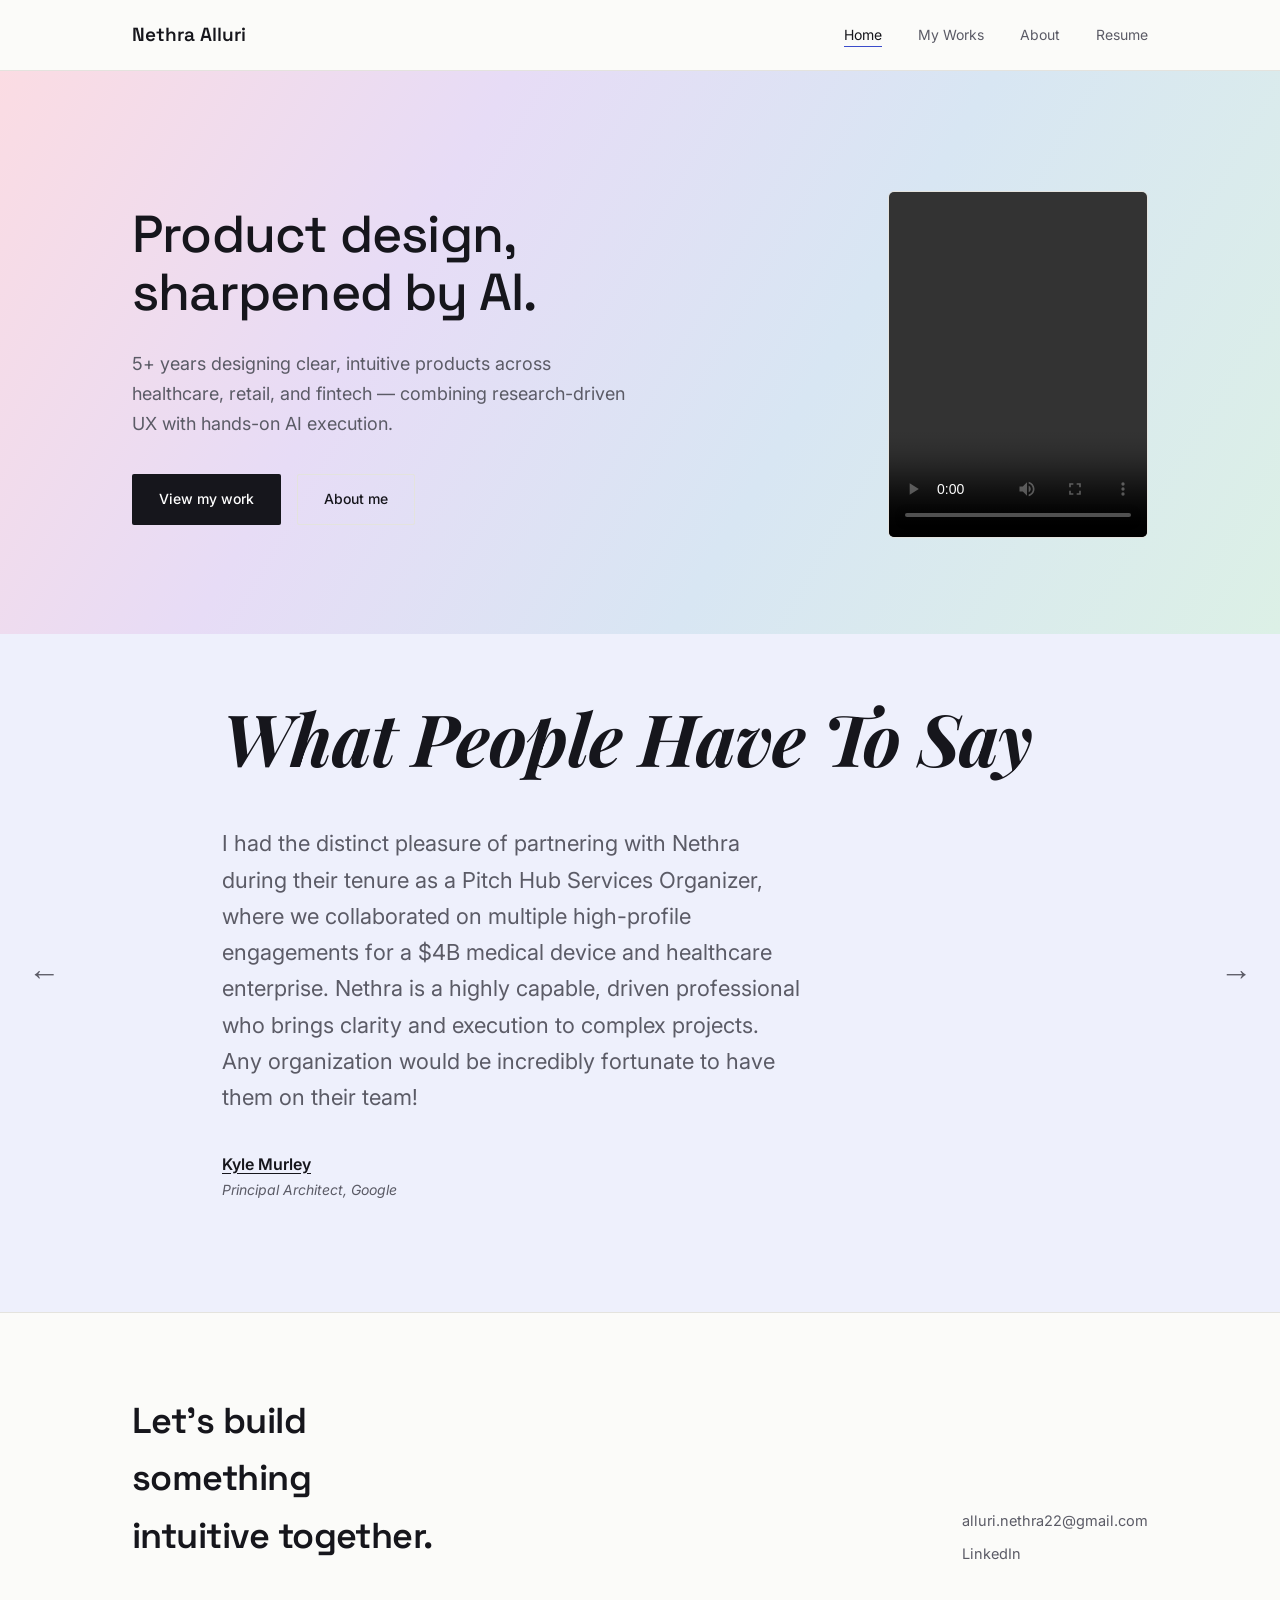
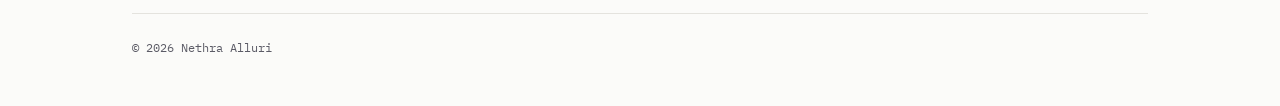
<file: index.html>
<!DOCTYPE html>
<html lang="en">
<head>
<meta charset="UTF-8">
<meta name="viewport" content="width=device-width, initial-scale=1.0">
<title>Nethra Alluri — Portfolio</title>
<link rel="preconnect" href="https://fonts.googleapis.com">
<link rel="preconnect" href="https://fonts.gstatic.com" crossorigin>
<link href="https://fonts.googleapis.com/css2?family=Space+Grotesk:wght@400;500;600;700&family=Inter:wght@400;500;600&family=IBM+Plex+Mono:wght@400;500&family=Playfair+Display:ital,wght@0,700;1,700&display=swap" rel="stylesheet">
<link rel="stylesheet" href="styles.css">
</head>
<body>

<nav>
  <div class="nav-inner">
    <a href="index.html" class="nav-name">Nethra Alluri</a>
    <ul class="nav-links">
      <li><a href="index.html" class="active">Home</a></li>
      <li><a href="work.html">My Works</a></li>
      <li><a href="about.html">About</a></li>
      <li><a href="resume.pdf" target="_blank" rel="noopener">Resume</a></li>
    </ul>
  </div>
</nav>

<main>

<div class="hero-band">
<div class="wrap">
  <section class="hero">
    <div>
      <h1>Product design, sharpened by AI.</h1>
      <p class="hero-sub">5+ years designing clear, intuitive products across healthcare, retail, and fintech — combining research-driven UX with hands-on AI execution.</p>
      <div class="hero-cta">
        <a href="work.html" class="btn btn-primary">View my work</a>
        <a href="about.html" class="btn btn-ghost">About me</a>
      </div>
    </div>
    <div class="hero-clip">
      <video controls playsinline>
        <source src="images/intro.mp4" type="video/mp4">
      </video>
    </div>
  </section>
</div>
</div>

</main>

<section class="testimonials">
  <button class="testimonial-arrow prev" id="testi-prev" aria-label="Previous">←</button>
  <button class="testimonial-arrow next" id="testi-next" aria-label="Next">→</button>
  <div class="wrap">

    <div class="testimonials-head">
      <h2>What People Have To Say</h2>
    </div>

    <div class="testimonial-slide active">
      <p class="testimonial-quote">I had the distinct pleasure of partnering with Nethra during their tenure as a Pitch Hub Services Organizer, where we collaborated on multiple high-profile engagements for a $4B medical device and healthcare enterprise. Nethra is a highly capable, driven professional who brings clarity and execution to complex projects. Any organization would be incredibly fortunate to have them on their team!</p>
      <div class="testimonial-name"><a href="https://www.linkedin.com/in/kylemurley/" target="_blank" rel="noopener">Kyle Murley</a></div>
      <div class="testimonial-title">Principal Architect, Google</div>
    </div>

    <div class="testimonial-slide">
      <p class="testimonial-quote">Nethra is a great asset to any team: contributing through accurate and timely feedback, as well as a rigorous commitment to deadlines. Combined with her expertise, this makes Nethra a proficient and welcome contributor to any project.</p>
      <div class="testimonial-name"><a href="https://www.linkedin.com/in/benjiewilhelm/" target="_blank" rel="noopener">Benjie Wilhelm, MDes</a></div>
      <div class="testimonial-title">Professor, Arizona State University</div>
    </div>

    <div class="testimonial-slide">
      <p class="testimonial-quote">I would recommend Nethra for any position she wishes to acquire. I find her to be thorough, prompt and skilled. She is trusted to evaluate student assignments and offer constructive feedback. I feel Nethra would be an asset to any organization lucky enough to obtain her.</p>
      <div class="testimonial-name"><a href="https://www.linkedin.com/in/phil-clark-335b73189/" target="_blank" rel="noopener">Phil Clark</a></div>
      <div class="testimonial-title">Professor, Arizona State University</div>
    </div>
  </div>
</section>

<footer>
  <div class="wrap">
    <div class="footer-top">
      <h2>Let's build something intuitive together.</h2>
      <div class="footer-links">
        <a href="mailto:alluri.nethra22@gmail.com">alluri.nethra22@gmail.com</a>
        <a href="https://www.linkedin.com/in/nethra-alluri-b3a772188" target="_blank" rel="noopener">LinkedIn</a>
      </div>
    </div>
    <div class="footer-bottom">
      <span>© 2026 Nethra Alluri</span>
    </div>
  </div>
</footer>

<script src="script.js"></script>
<script>
  (function(){
    const slides = document.querySelectorAll('.testimonial-slide');
    let current = 0;

    function render(){
      slides.forEach((s, i) => s.classList.toggle('active', i === current));
    }

    document.getElementById('testi-next').addEventListener('click', () => {
      current = (current + 1) % slides.length;
      render();
    });
    document.getElementById('testi-prev').addEventListener('click', () => {
      current = (current - 1 + slides.length) % slides.length;
      render();
    });
  })();
</script>
</body>
</html>
</file>
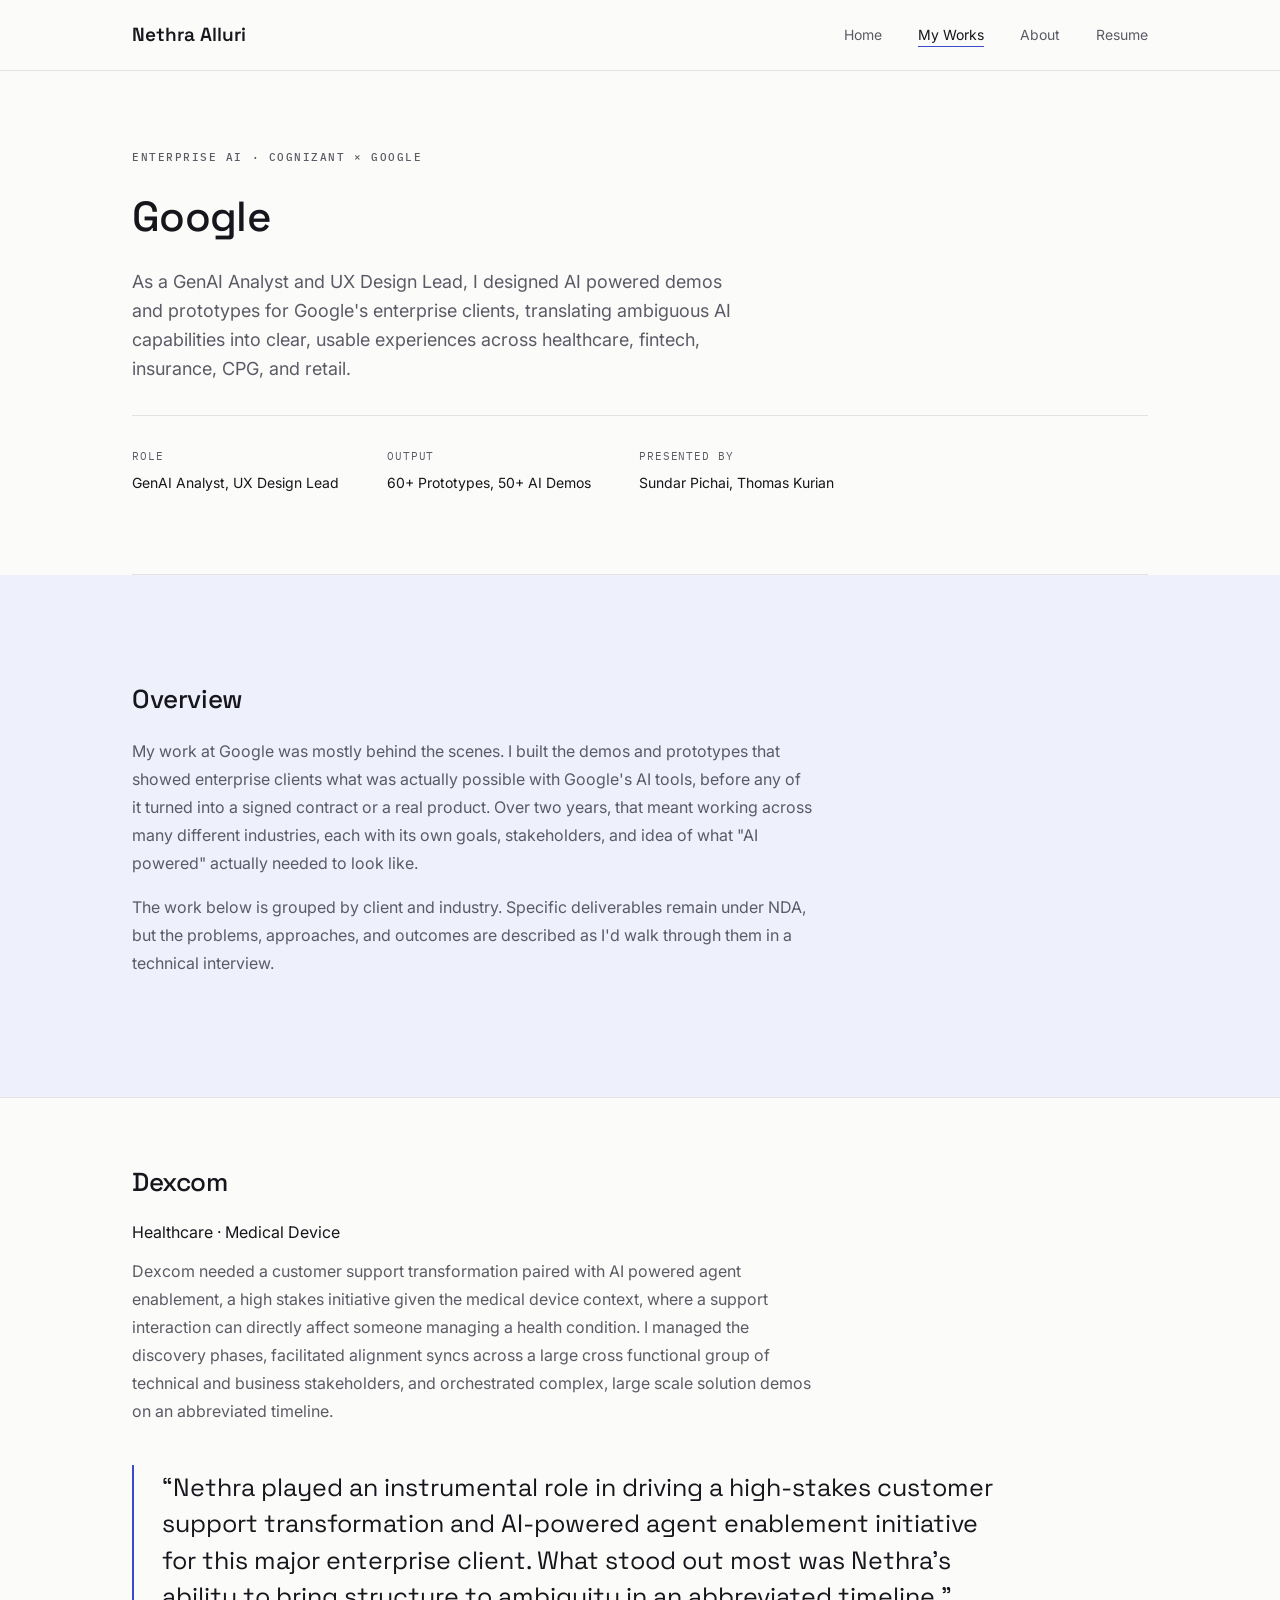
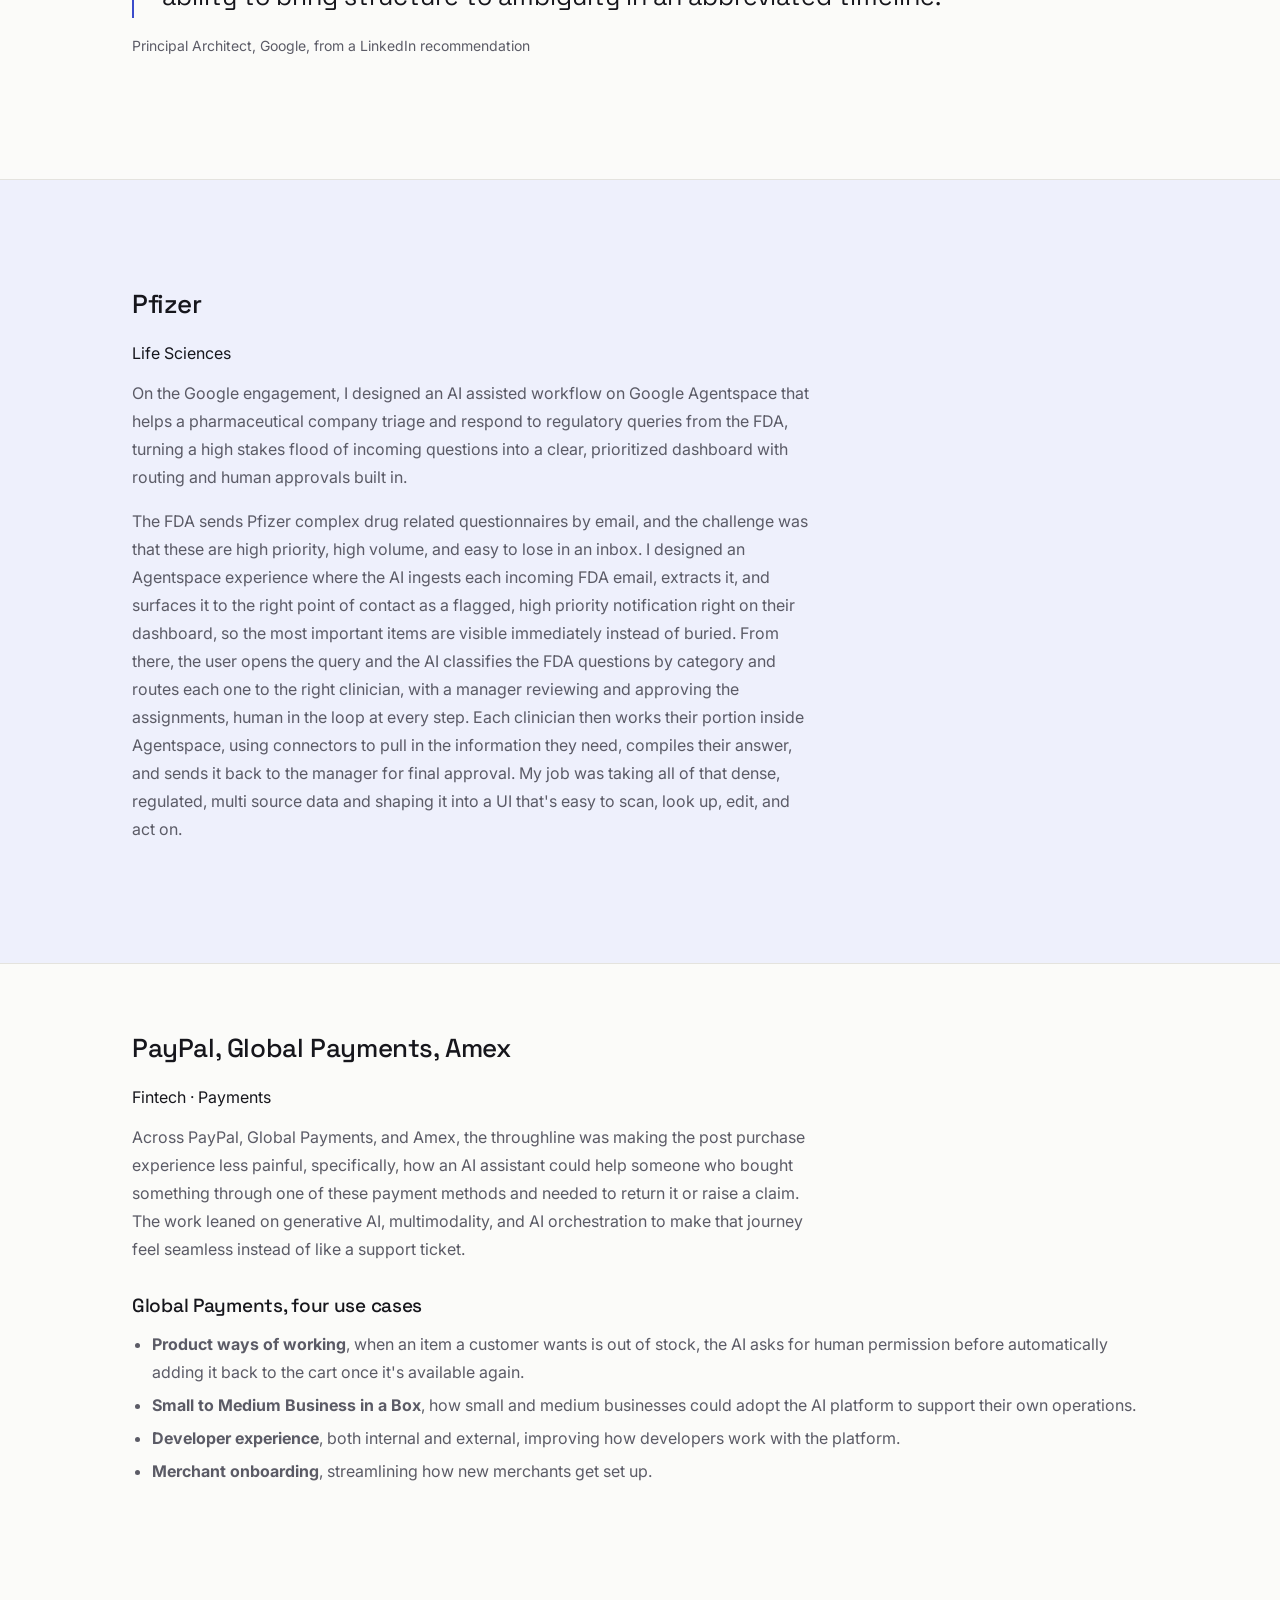
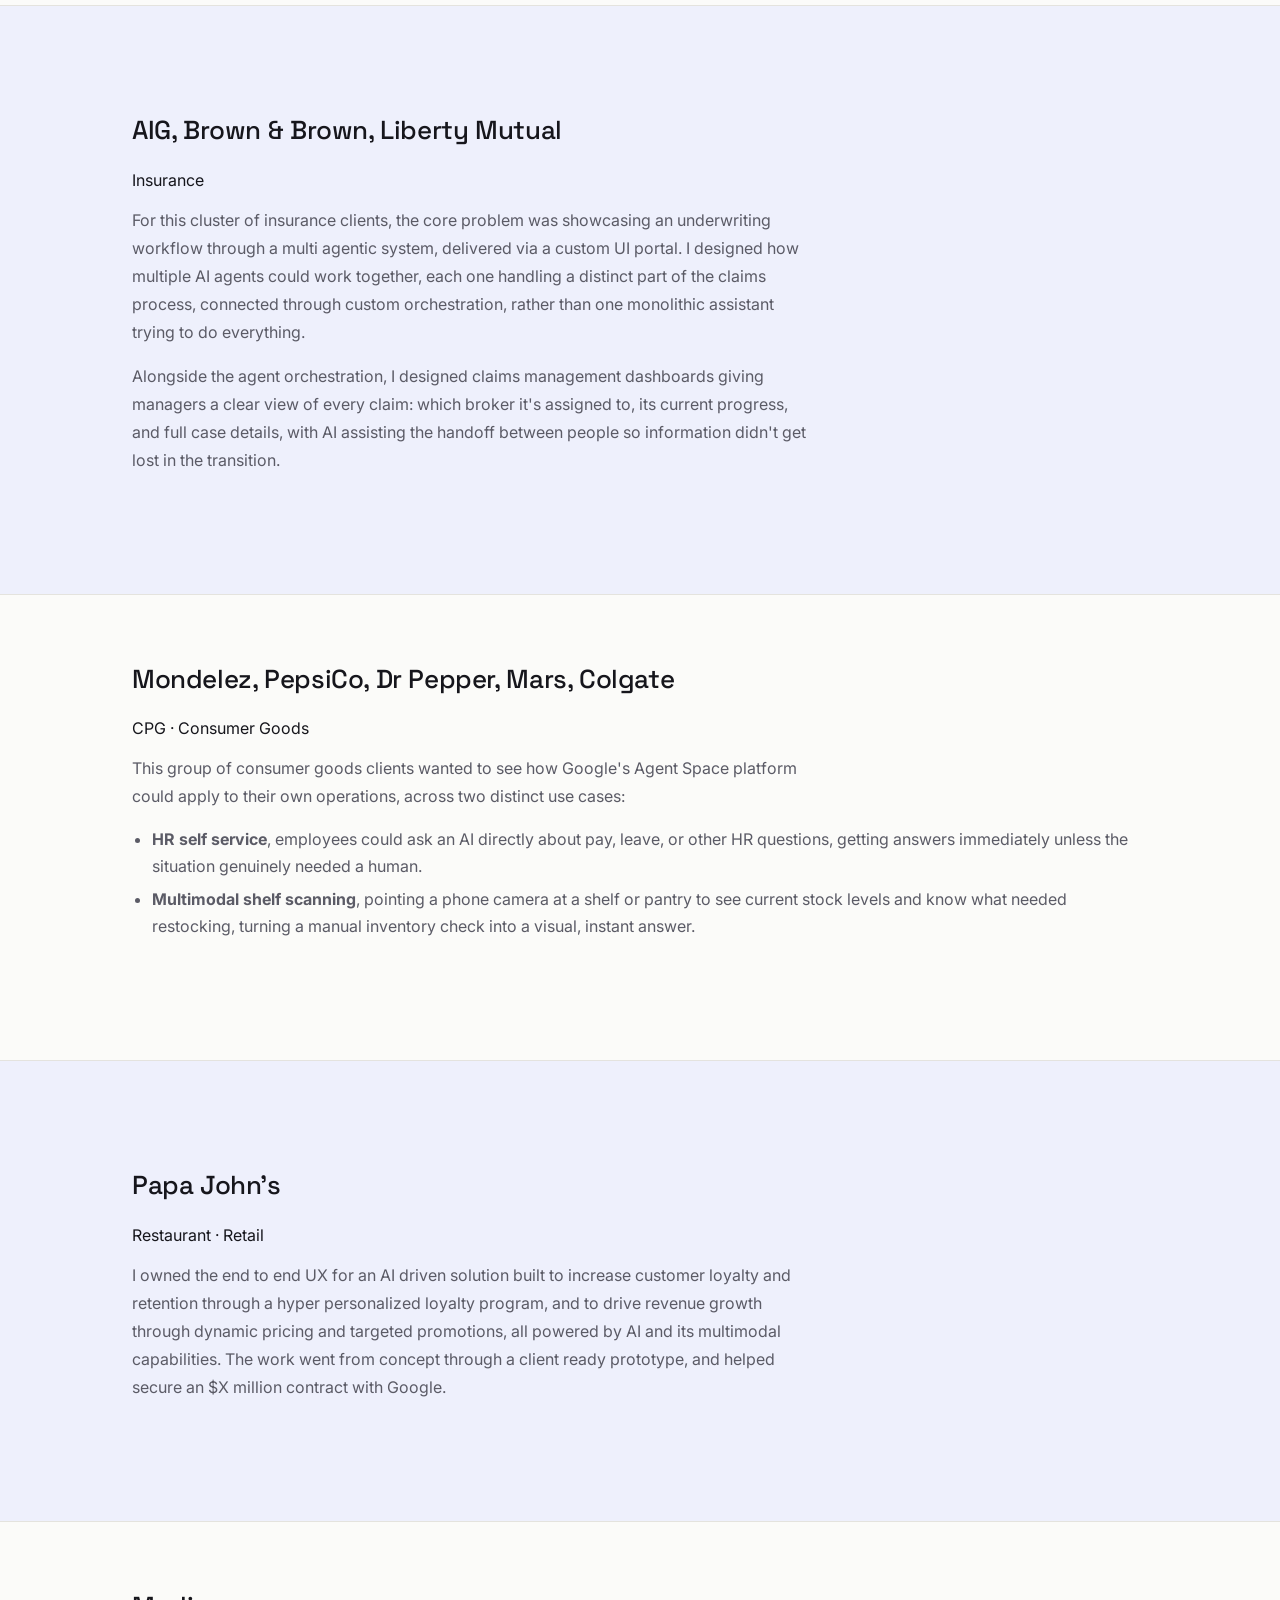
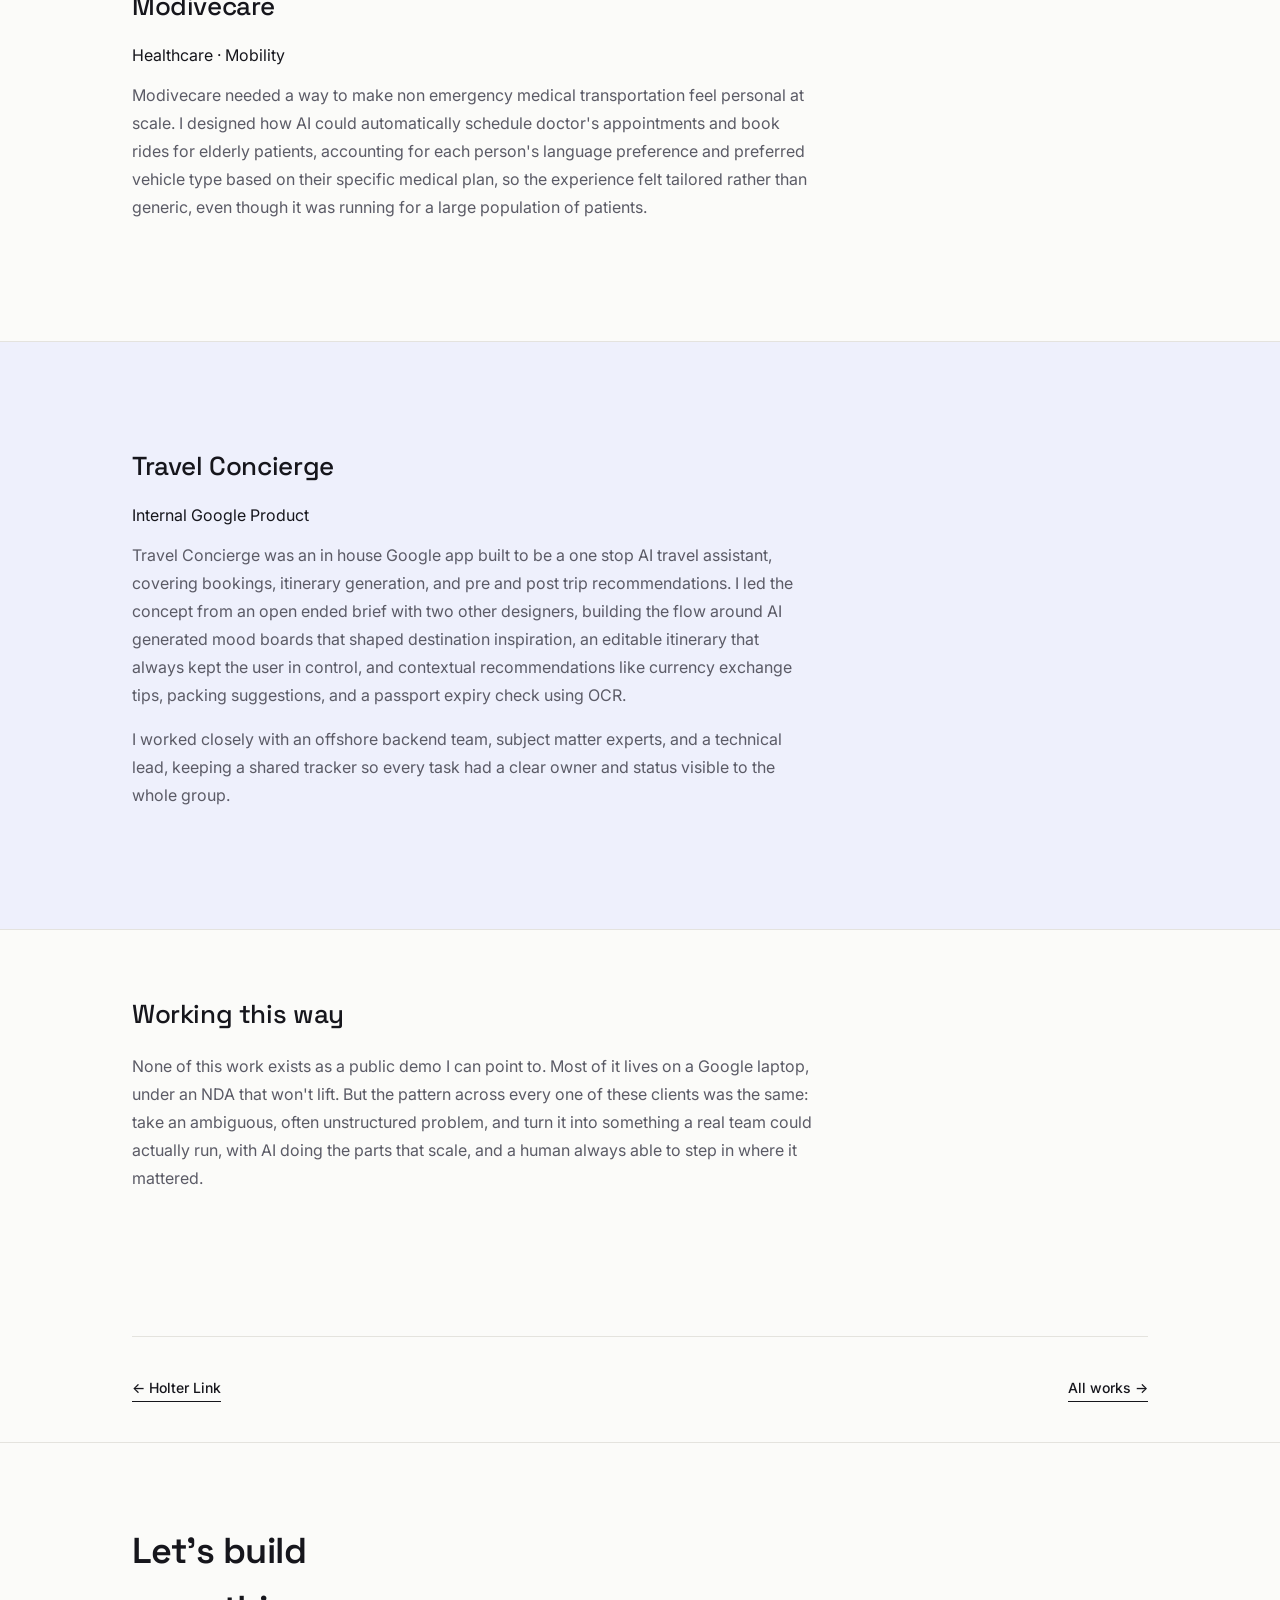
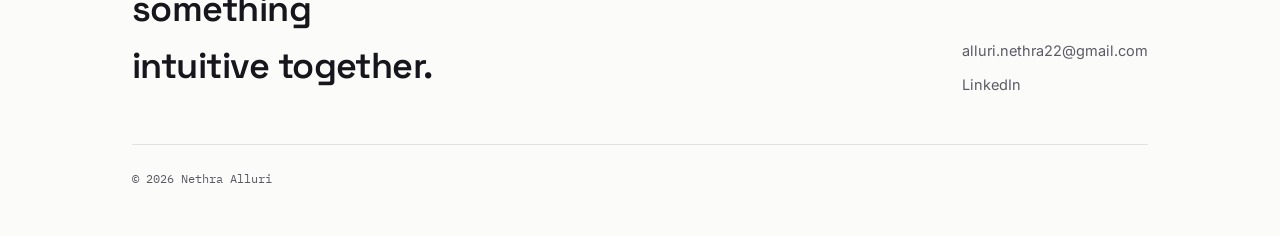
<file: google-work.html>
<!DOCTYPE html>
<html lang="en">
<head>
<meta charset="UTF-8">
<meta name="viewport" content="width=device-width, initial-scale=1.0">
<title>Google, Nethra Alluri</title>
<link rel="preconnect" href="https://fonts.googleapis.com">
<link rel="preconnect" href="https://fonts.gstatic.com" crossorigin>
<link href="https://fonts.googleapis.com/css2?family=Space+Grotesk:wght@400;500;600;700&family=Inter:wght@400;500;600&family=IBM+Plex+Mono:wght@400;500&display=swap" rel="stylesheet">
<link rel="stylesheet" href="styles.css">
</head>
<body>

<nav>
  <div class="nav-inner">
    <a href="index.html" class="nav-name">Nethra Alluri</a>
    <ul class="nav-links">
      <li><a href="index.html">Home</a></li>
      <li><a href="work.html" class="active">My Works</a></li>
      <li><a href="about.html">About</a></li>
      <li><a href="resume.pdf" target="_blank" rel="noopener">Resume</a></li>
    </ul>
  </div>
</nav>

<main>

<div class="wrap">
  <div class="cs-hero">
    <span class="eyebrow">Enterprise AI · Cognizant × Google</span>
    <h1>Google</h1>
    <p class="lede">As a GenAI Analyst and UX Design Lead, I designed AI powered demos and prototypes for Google's enterprise clients, translating ambiguous AI capabilities into clear, usable experiences across healthcare, fintech, insurance, CPG, and retail.</p>
    <div class="cs-meta">
      <div><div class="meta-label">Role</div>GenAI Analyst, UX Design Lead</div>
      <div><div class="meta-label">Output</div>60+ Prototypes, 50+ AI Demos</div>
      <div><div class="meta-label">Presented By</div>Sundar Pichai, Thomas Kurian</div>
    </div>
  </div>
</div>

<section class="section prose section-band band-indigo" style="border-top:none; background:var(--accent-tint);">
<div class="wrap">
    <h2>Overview</h2>
    <p>My work at Google was mostly behind the scenes. I built the demos and prototypes that showed enterprise clients what was actually possible with Google's AI tools, before any of it turned into a signed contract or a real product. Over two years, that meant working across many different industries, each with its own goals, stakeholders, and idea of what "AI powered" actually needed to look like.</p>
    <p>The work below is grouped by client and industry. Specific deliverables remain under NDA, but the problems, approaches, and outcomes are described as I'd walk through them in a technical interview.</p>
</div>
</section>

<section class="section prose" style="padding-top:64px;">
<div class="wrap">
    <h2>Dexcom</h2>
    <span class="m-label" style="margin-bottom:12px; display:block;">Healthcare · Medical Device</span>    <p>Dexcom needed a customer support transformation paired with AI powered agent enablement, a high stakes initiative given the medical device context, where a support interaction can directly affect someone managing a health condition. I managed the discovery phases, facilitated alignment syncs across a large cross functional group of technical and business stakeholders, and orchestrated complex, large scale solution demos on an abbreviated timeline.</p>

    <div class="prompt-callout">&ldquo;Nethra played an instrumental role in driving a high-stakes customer support transformation and AI-powered agent enablement initiative for this major enterprise client. What stood out most was Nethra&rsquo;s ability to bring structure to ambiguity in an abbreviated timeline.&rdquo;</div>
    <p style="font-size:14px; color:var(--ink-soft); margin-top:-24px;">Principal Architect, Google, from a LinkedIn recommendation</p>
</div>
</section>

<section class="section prose section-band band-indigo" style="background:var(--accent-tint);">
<div class="wrap">
    <h2>Pfizer</h2>
    <span class="m-label" style="margin-bottom:12px; display:block;">Life Sciences</span>    <p>On the Google engagement, I designed an AI assisted workflow on Google Agentspace that helps a pharmaceutical company triage and respond to regulatory queries from the FDA, turning a high stakes flood of incoming questions into a clear, prioritized dashboard with routing and human approvals built in.</p>
    <p>The FDA sends Pfizer complex drug related questionnaires by email, and the challenge was that these are high priority, high volume, and easy to lose in an inbox. I designed an Agentspace experience where the AI ingests each incoming FDA email, extracts it, and surfaces it to the right point of contact as a flagged, high priority notification right on their dashboard, so the most important items are visible immediately instead of buried. From there, the user opens the query and the AI classifies the FDA questions by category and routes each one to the right clinician, with a manager reviewing and approving the assignments, human in the loop at every step. Each clinician then works their portion inside Agentspace, using connectors to pull in the information they need, compiles their answer, and sends it back to the manager for final approval. My job was taking all of that dense, regulated, multi source data and shaping it into a UI that's easy to scan, look up, edit, and act on.</p>
</div>
</section>

<section class="section prose" style="padding-top:64px;">
<div class="wrap">
    <h2>PayPal, Global Payments, Amex</h2>
    <span class="m-label" style="margin-bottom:12px; display:block;">Fintech · Payments</span>    <p>Across PayPal, Global Payments, and Amex, the throughline was making the post purchase experience less painful, specifically, how an AI assistant could help someone who bought something through one of these payment methods and needed to return it or raise a claim. The work leaned on generative AI, multimodality, and AI orchestration to make that journey feel seamless instead of like a support ticket.</p>

    <h3>Global Payments, four use cases</h3>
    <ul>
      <li><strong>Product ways of working</strong>, when an item a customer wants is out of stock, the AI asks for human permission before automatically adding it back to the cart once it's available again.</li>
      <li><strong>Small to Medium Business in a Box</strong>, how small and medium businesses could adopt the AI platform to support their own operations.</li>
      <li><strong>Developer experience</strong>, both internal and external, improving how developers work with the platform.</li>
      <li><strong>Merchant onboarding</strong>, streamlining how new merchants get set up.</li>
    </ul>
</div>
</section>

<section class="section prose section-band band-indigo" style="background:var(--accent-tint);">
<div class="wrap">
    <h2>AIG, Brown &amp; Brown, Liberty Mutual</h2>
    <span class="m-label" style="margin-bottom:12px; display:block;">Insurance</span>    <p>For this cluster of insurance clients, the core problem was showcasing an underwriting workflow through a multi agentic system, delivered via a custom UI portal. I designed how multiple AI agents could work together, each one handling a distinct part of the claims process, connected through custom orchestration, rather than one monolithic assistant trying to do everything.</p>
    <p>Alongside the agent orchestration, I designed claims management dashboards giving managers a clear view of every claim: which broker it's assigned to, its current progress, and full case details, with AI assisting the handoff between people so information didn't get lost in the transition.</p>
</div>
</section>

<section class="section prose" style="padding-top:64px;">
<div class="wrap">
    <h2>Mondelez, PepsiCo, Dr Pepper, Mars, Colgate</h2>
    <span class="m-label" style="margin-bottom:12px; display:block;">CPG · Consumer Goods</span>    <p>This group of consumer goods clients wanted to see how Google's Agent Space platform could apply to their own operations, across two distinct use cases:</p>
    <ul>
      <li><strong>HR self service</strong>, employees could ask an AI directly about pay, leave, or other HR questions, getting answers immediately unless the situation genuinely needed a human.</li>
      <li><strong>Multimodal shelf scanning</strong>, pointing a phone camera at a shelf or pantry to see current stock levels and know what needed restocking, turning a manual inventory check into a visual, instant answer.</li>
    </ul>
</div>
</section>

<section class="section prose section-band band-indigo" style="background:var(--accent-tint);">
<div class="wrap">
    <h2>Papa John's</h2>
    <span class="m-label" style="margin-bottom:12px; display:block;">Restaurant · Retail</span>    <p>I owned the end to end UX for an AI driven solution built to increase customer loyalty and retention through a hyper personalized loyalty program, and to drive revenue growth through dynamic pricing and targeted promotions, all powered by AI and its multimodal capabilities. The work went from concept through a client ready prototype, and helped secure an $X million contract with Google.</p>
</div>
</section>

<section class="section prose" style="padding-top:64px;">
<div class="wrap">
    <h2>Modivecare</h2>
    <span class="m-label" style="margin-bottom:12px; display:block;">Healthcare · Mobility</span>    <p>Modivecare needed a way to make non emergency medical transportation feel personal at scale. I designed how AI could automatically schedule doctor's appointments and book rides for elderly patients, accounting for each person's language preference and preferred vehicle type based on their specific medical plan, so the experience felt tailored rather than generic, even though it was running for a large population of patients.</p>
</div>
</section>

<section class="section prose section-band band-indigo" style="background:var(--accent-tint);">
<div class="wrap">
    <h2>Travel Concierge</h2>
    <span class="m-label" style="margin-bottom:12px; display:block;">Internal Google Product</span>
    <p>Travel Concierge was an in house Google app built to be a one stop AI travel assistant, covering bookings, itinerary generation, and pre and post trip recommendations. I led the concept from an open ended brief with two other designers, building the flow around AI generated mood boards that shaped destination inspiration, an editable itinerary that always kept the user in control, and contextual recommendations like currency exchange tips, packing suggestions, and a passport expiry check using OCR.</p>
    <p>I worked closely with an offshore backend team, subject matter experts, and a technical lead, keeping a shared tracker so every task had a clear owner and status visible to the whole group.</p>
</div>
</section>

<section class="section prose" style="padding-top:64px;">
<div class="wrap">
    <h2>Working this way</h2>
    <p>None of this work exists as a public demo I can point to. Most of it lives on a Google laptop, under an NDA that won't lift. But the pattern across every one of these clients was the same: take an ambiguous, often unstructured problem, and turn it into something a real team could actually run, with AI doing the parts that scale, and a human always able to step in where it mattered.</p>
</div>
</section>

<div class="wrap">
  <div class="cs-nav-footer">
    <a href="icarus-nova.html">← Holter Link</a>
    <a href="work.html">All works →</a>
  </div>
</div>

</main>

<footer>
  <div class="wrap">
    <div class="footer-top">
      <h2>Let's build something intuitive together.</h2>
      <div class="footer-links">
        <a href="mailto:alluri.nethra22@gmail.com">alluri.nethra22@gmail.com</a>
        <a href="https://www.linkedin.com/in/nethra-alluri-b3a772188" target="_blank" rel="noopener">LinkedIn</a>
      </div>
    </div>
    <div class="footer-bottom">
      <span>© 2026 Nethra Alluri</span>
    </div>
  </div>
</footer>

<script src="script.js"></script>
</body>
</html>
</file>
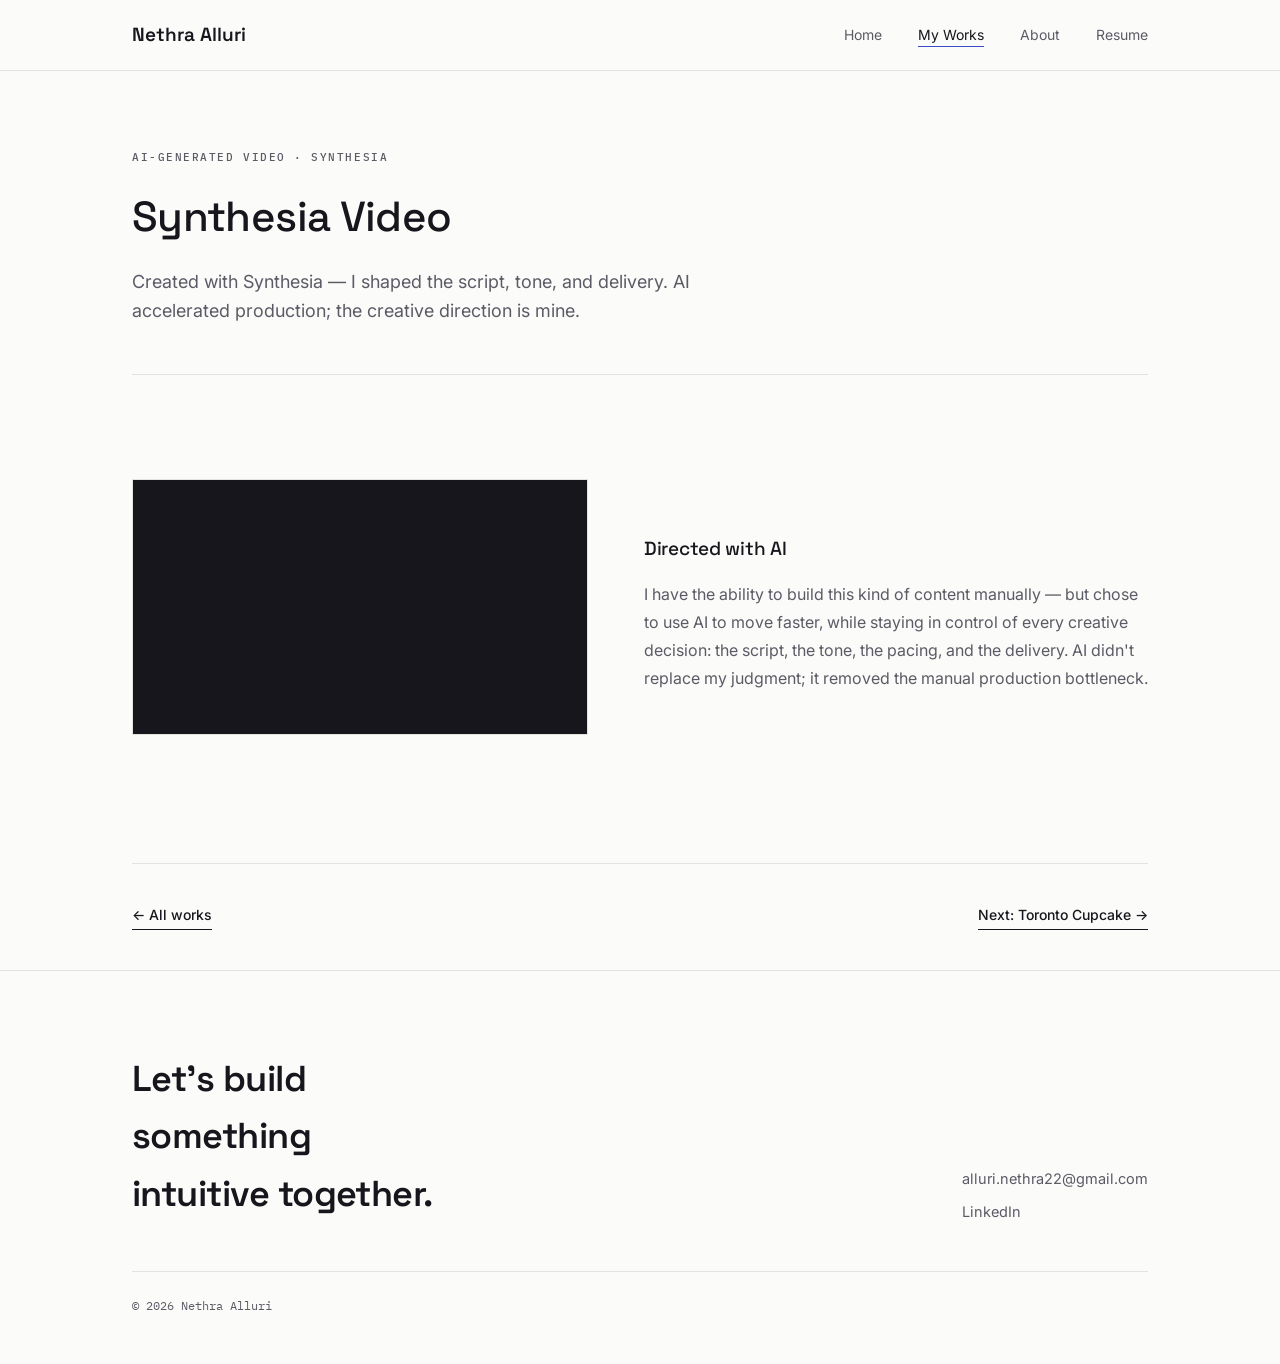
<file: synthesia-video.html>
<!DOCTYPE html>
<html lang="en">
<head>
<meta charset="UTF-8">
<meta name="viewport" content="width=device-width, initial-scale=1.0">
<title>Synthesia Video — Nethra Alluri</title>
<link rel="preconnect" href="https://fonts.googleapis.com">
<link rel="preconnect" href="https://fonts.gstatic.com" crossorigin>
<link href="https://fonts.googleapis.com/css2?family=Space+Grotesk:wght@400;500;600;700&family=Inter:wght@400;500;600&family=IBM+Plex+Mono:wght@400;500&display=swap" rel="stylesheet">
<link rel="stylesheet" href="styles.css">
</head>
<body>

<nav>
  <div class="nav-inner">
    <a href="index.html" class="nav-name">Nethra Alluri</a>
    <ul class="nav-links">
      <li><a href="index.html">Home</a></li>
      <li><a href="work.html" class="active">My Works</a></li>
      <li><a href="about.html">About</a></li>
      <li><a href="resume.pdf" target="_blank" rel="noopener">Resume</a></li>
    </ul>
  </div>
</nav>

<main class="wrap">

  <div class="cs-hero">
    <span class="eyebrow">AI-Generated Video · Synthesia</span>
    <h1>Synthesia Video</h1>
    <p class="lede">Created with Synthesia — I shaped the script, tone, and delivery. AI accelerated production; the creative direction is mine.</p>
  </div>

  <section class="section prose" style="border-top:none;">
    <div class="video-block">
      <div class="video-frame">
        <iframe src="https://share.synthesia.io/133fec92-194f-4b4c-8f01-45ba30e2f2f8" allow="encrypted-media; fullscreen; autoplay" allowfullscreen loading="lazy" style="width:100%;height:100%;border:0;"></iframe>
      </div>
      <div class="video-copy">
        <h3>Directed with AI</h3>
        <p>I have the ability to build this kind of content manually — but chose to use AI to move faster, while staying in control of every creative decision: the script, the tone, the pacing, and the delivery. AI didn't replace my judgment; it removed the manual production bottleneck.</p>
      </div>
    </div>
  </section>

  <div class="cs-nav-footer">
    <a href="work.html">← All works</a>
    <a href="toronto-cupcake.html">Next: Toronto Cupcake →</a>
  </div>

</main>

<footer>
  <div class="wrap">
    <div class="footer-top">
      <h2>Let's build something intuitive together.</h2>
      <div class="footer-links">
        <a href="mailto:alluri.nethra22@gmail.com">alluri.nethra22@gmail.com</a>
        <a href="https://www.linkedin.com/in/nethra-alluri-b3a772188" target="_blank" rel="noopener">LinkedIn</a>
      </div>
    </div>
    <div class="footer-bottom">
      <span>© 2026 Nethra Alluri</span>
    </div>
  </div>
</footer>

<script src="script.js"></script>
</body>
</html>
</file>
<file: styles.css>
:root{
  --bg: #FBFBF9;
  --ink: #16161C;
  --ink-soft: #5B5B66;
  --accent: #3B4CCB;
  --accent-tint: #EEF0FC;
  --line: #E4E3DE;
  --white: #FFFFFF;
}
* { margin:0; padding:0; box-sizing:border-box; }
html { scroll-behavior:smooth; }
body{
  background:var(--bg); color:var(--ink); font-family:'Inter', sans-serif;
  font-size:16px; line-height:1.6; -webkit-font-smoothing:antialiased;
}
@media (prefers-reduced-motion: reduce){
  html{ scroll-behavior:auto; }
  *{ animation:none !important; transition:none !important; }
}
h1,h2,h3{ font-family:'Space Grotesk', sans-serif; font-weight:500; letter-spacing:-0.015em; }
.eyebrow{
  font-family:'IBM Plex Mono', monospace; font-size:11px; letter-spacing:0.14em;
  text-transform:uppercase; color:var(--ink-soft); font-weight:500;
}
a{ color:inherit; text-decoration:none; cursor:pointer; }
.wrap{ max-width:1080px; margin:0 auto; padding:0 32px; }

/* NAV */
nav{
  position:sticky; top:0; z-index:50; background:rgba(251,251,249,0.88);
  backdrop-filter:blur(8px); border-bottom:1px solid var(--line);
}
.nav-inner{
  max-width:1080px; margin:0 auto; padding:20px 32px;
  display:flex; align-items:center; justify-content:space-between;
}
.nav-name{ font-family:'Space Grotesk', sans-serif; font-size:19px; font-weight:600; }
.nav-links{ display:flex; gap:36px; list-style:none; }
.nav-links a{ font-size:14px; color:var(--ink-soft); position:relative; padding-bottom:4px; }
.nav-links a.active{ color:var(--ink); }
.nav-links a::after{
  content:''; position:absolute; left:0; bottom:0; width:0; height:1px;
  background:var(--accent); transition:width .25s ease;
}
.nav-links a:hover{ color:var(--ink); }
.nav-links a:hover::after, .nav-links a.active::after{ width:100%; }

/* HERO */
.hero-band{
  background:linear-gradient(120deg, #FBDCE3 0%, #E7DCF6 32%, #D8E6F3 62%, #DCF0E6 100%);
  padding:64px 0 0;
}
.hero{
  padding:56px 0 96px; display:grid; grid-template-columns:1.2fr 0.8fr;
  gap:56px; align-items:center;
}
.hero-clip{
  width:100%; max-width:260px; aspect-ratio:3/4; margin-left:auto;
  border-radius:6px; overflow:hidden; border:1px solid var(--line);
}
.hero-clip video{ width:100%; height:100%; object-fit:cover; display:block; }
.hero-arch-wrap{ position:relative; display:flex; justify-content:center; padding-top:40px; }
.hero-arch{
  position:relative; width:100%; max-width:280px; aspect-ratio:3/4;
  border-radius:140px 140px 4px 4px; overflow:hidden;
  background:#C99A55;
}
.hero-arch::before{
  content:''; position:absolute; inset:0;
  background:#C99A55; z-index:0;
}
.hero-arch img{
  position:relative; z-index:1; width:100%; height:100%; object-fit:cover;
  object-position:center 20%;
}
.hero-arch-word{
  position:absolute; top:-6px; left:50%; transform:translateX(-50%);
  font-family:'Space Grotesk', sans-serif; font-weight:600; font-size:52px;
  letter-spacing:-0.02em; color:var(--ink); white-space:nowrap; z-index:2;
  pointer-events:none;
}
.hero h1{ font-size:52px; line-height:1.12; font-weight:500; max-width:12ch; }
.hero-sub{ margin-top:28px; font-size:18px; color:var(--ink-soft); max-width:46ch; line-height:1.65; }
.hero-cta{ margin-top:36px; display:flex; gap:16px; }
.btn{
  display:inline-block; padding:13px 26px; font-size:14px; font-weight:500;
  border-radius:2px; transition:all .2s ease; border:1px solid transparent;
}
.btn-primary{ background:var(--ink); color:var(--white); }
.btn-primary:hover{ background:var(--accent); }
.btn-ghost{ border:1px solid var(--line); color:var(--ink); }
.btn-ghost:hover{ border-color:var(--ink); }

/* PAGE HEADER (for About / Work pages) */
.page-header{ padding:72px 0 56px; border-bottom:1px solid var(--line); }
.page-header h1{ font-size:44px; margin-top:14px; }

/* SECTIONS */
.section{ padding:104px 0; border-top:1px solid var(--line); }
.section:first-child{ border-top:none; }
.section-head{ margin-bottom:48px; }
.section-head .eyebrow{ margin-bottom:14px; display:block; }
.section-head h2{ font-size:32px; font-weight:600; }

/* FEATURED AI VIDEO */
.video-block{ display:grid; grid-template-columns:0.95fr 1.05fr; gap:56px; align-items:center; }
.video-frame{
  position:relative; width:100%; aspect-ratio:16/9; border:1px solid var(--line);
  background:var(--ink); overflow:hidden;
}
.video-frame video{ width:100%; height:100%; object-fit:cover; display:block; }
.video-copy p{ color:var(--ink-soft); font-size:15.5px; margin-top:16px; max-width:44ch; }

/* PROJECTS */
.projects{ display:flex; flex-direction:column; }
.project-row{
  display:grid; grid-template-columns:70px 220px 1fr; gap:32px; align-items:center;
  padding:32px 0; border-top:1px solid var(--line);
}
.project-row:first-child{ border-top:none; }
.project-num{ font-family:'IBM Plex Mono', monospace; font-size:13px; color:var(--accent); }
.project-thumb{ width:220px; height:130px; object-fit:cover; border:1px solid var(--line); background:var(--line); }
.project-info h3{ font-size:21px; font-weight:600; margin-bottom:6px; }
.project-info h3 a:hover{ color:var(--accent); }
.project-info .tag{
  font-family:'IBM Plex Mono', monospace; font-size:11.5px; color:var(--ink-soft);
  text-transform:uppercase; letter-spacing:0.08em; margin-bottom:10px; display:block;
}
.project-info p{ font-size:14.5px; color:var(--ink-soft); max-width:54ch; }

/* ABOUT */
.about-block{ display:flex; gap:36px; align-items:center; }
.about-photo{ width:260px; height:260px; flex-shrink:0; object-fit:cover; border:1px solid var(--line); border-radius:6px; }
.about-copy p{ font-size:17px; color:var(--ink-soft); line-height:1.75; max-width:52ch; margin-bottom:16px; }

/* FOOTER */
footer{ padding:80px 0 48px; border-top:1px solid var(--line); }
.footer-top{
  display:flex; justify-content:space-between; align-items:end; flex-wrap:wrap;
  gap:32px; padding-bottom:48px;
}
footer h2{ font-size:36px; font-weight:600; max-width:14ch; }
.footer-links{ display:flex; flex-direction:column; gap:10px; align-items:flex-start; }
.footer-links a{ font-size:14.5px; color:var(--ink-soft); }
.footer-links a:hover{ color:var(--accent); }
.footer-bottom{
  display:flex; justify-content:space-between; padding-top:24px; border-top:1px solid var(--line);
  font-family:'IBM Plex Mono', monospace; font-size:12px; color:var(--ink-soft);
}

/* PLACEHOLDER BLOCKS (until real assets are added) */
.placeholder-block{
  display:flex; align-items:center; justify-content:center; text-align:center;
  background:var(--accent-tint); color:var(--ink-soft); font-size:12.5px;
  font-family:'IBM Plex Mono', monospace; padding:16px; line-height:1.6;
}

/* REVEAL ANIMATION */
.reveal{ opacity:0; transform:translateY(14px); transition:opacity .6s ease, transform .6s ease; }
.reveal.in{ opacity:1; transform:translateY(0); }

/* CASE STUDY PAGES */
.section-band{ padding-left:0; padding-right:0; }
.band-pink{ background:#FCEFF3; }
.band-indigo{ background:var(--bg); }
.band-peach{ background:#FCEFF3; }
.band-asu{ background:#EAD9DC; border-top:3px solid #8C1D40 !important; border-bottom:3px solid #8C1D40; }
.band-asu h2{ color:#7A1836; }
.band-water{ background:#E3EDF7; border-top:3px solid #3B6EA8 !important; border-bottom:3px solid #3B6EA8; }
.band-water h2{ color:#2C567F; }

.cs-hero{ padding:72px 0 48px; border-bottom:1px solid var(--line); }
.cs-hero h1{ font-size:42px; margin-top:14px; max-width:20ch; }
.cs-hero .lede{ font-size:18px; color:var(--ink-soft); margin-top:18px; max-width:56ch; line-height:1.6; }
.cs-meta{
  display:flex; gap:48px; flex-wrap:wrap; padding:32px 0; border-top:1px solid var(--line);
  margin-top:32px;
}
.cs-meta div{ font-size:14px; }
.cs-meta .meta-label{ font-family:'IBM Plex Mono', monospace; font-size:11px; color:var(--ink-soft);
  text-transform:uppercase; letter-spacing:0.08em; margin-bottom:6px; }
.cs-hero-img{ display:none; }

.laptop-mockup{ max-width:78%; margin:44px auto 0; }
.laptop-screen{
  border:10px solid #232327; border-radius:14px 14px 4px 4px; overflow:hidden;
  background:#000; aspect-ratio:16/10; box-shadow:0 20px 50px rgba(22,22,28,0.15);
}
.laptop-screen img{ width:100%; height:100%; object-fit:cover; object-position:top center; display:block; }
.laptop-base{
  height:16px; background:linear-gradient(#3d3d43, #1f1f23); border-radius:0 0 10px 10px;
  position:relative; margin:0 -4px;
}
.laptop-base::after{
  content:''; position:absolute; left:50%; top:0; transform:translateX(-50%);
  width:16%; height:100%; background:#141417; border-radius:0 0 5px 5px;
}

.prose h2{ font-size:26px; margin-bottom:16px; }
.prose h3{ font-size:19px; margin-bottom:10px; margin-top:28px; }
.prose p{ font-size:16px; color:var(--ink-soft); line-height:1.75; max-width:68ch; margin-bottom:16px; }
.prose ul{ padding-left:20px; margin-bottom:16px; }
.prose li{ font-size:16px; color:var(--ink-soft); line-height:1.7; margin-bottom:6px; }

.problem-list{ display:flex; flex-direction:column; gap:20px; margin:24px 0; }
.problem-item{ display:flex; gap:20px; align-items:flex-start; }
.problem-num{
  font-family:'IBM Plex Mono', monospace; font-size:14px; color:var(--accent);
  border:1px solid var(--line); width:32px; height:32px; display:flex; align-items:center;
  justify-content:center; flex-shrink:0;
}
.problem-item p{ margin:0; padding-top:5px; }

.finding-grid{ display:grid; grid-template-columns:repeat(3, 1fr); gap:28px; margin:28px 0 40px; align-items:start; }
.finding-item{ position:relative; }
.finding-badge{
  position:absolute; top:-14px; left:-14px; width:34px; height:34px; border-radius:50%;
  background:var(--ink); color:var(--white); font-family:'Space Grotesk', sans-serif;
  font-weight:600; font-size:15px; display:flex; align-items:center; justify-content:center;
  z-index:2; box-shadow:0 3px 8px rgba(22,22,28,0.25);
}
.finding-frame{
  height:320px; display:flex; align-items:center; justify-content:center;
  border:1px solid var(--line); border-radius:4px; background:var(--white); overflow:hidden;
}
.finding-frame img{ max-width:100%; max-height:100%; object-fit:contain; cursor:pointer; display:block; }
.finding-frame.finding-pair{ flex-direction:column; align-items:stretch; justify-content:flex-start; overflow-y:auto; }
.finding-frame.finding-pair img{ max-height:none; width:100%; margin-bottom:-1px; }
.finding-item img{ display:block; }
.finding-caption{
  font-style:italic; color:#C0367A; font-size:14px; margin-top:12px; line-height:1.5;
}

.prompt-callout{
  font-family:'Space Grotesk', sans-serif; font-size:25px; font-weight:400; line-height:1.45;
  color:var(--ink); border-left:2px solid var(--accent); padding:4px 0 4px 28px; margin:40px 0; max-width:54ch;
}

.gallery{ display:grid; grid-template-columns:repeat(2, 1fr); gap:16px; margin:28px 0 40px; }
.gallery img{ width:100%; aspect-ratio:4/3; border:1px solid var(--line); object-fit:cover; }
.gallery.single{ grid-template-columns:1fr; }
.gallery.single img{ aspect-ratio:16/9; }
.gallery.triple{ grid-template-columns:repeat(3, 1fr); }

.gallery-phones{
  display:flex; gap:20px; align-items:flex-end; justify-content:center; flex-wrap:wrap;
  margin:24px 0 40px; padding:24px; background:var(--white); border:1px solid var(--line); border-radius:8px;
}
.gallery-phones img{
  height:380px; width:auto; max-width:100%; object-fit:contain;
  border:1px solid var(--line); border-radius:10px;
}

.flow-row{ display:flex; gap:24px; margin:28px 0 40px; align-items:flex-start; justify-content:center; flex-wrap:wrap; }
.flow-item{ flex:1 1 260px; max-width:400px; }
.flow-item .flow-label{
  font-family:'IBM Plex Mono', monospace; font-size:12px; text-transform:uppercase;
  letter-spacing:0.06em; color:var(--ink-soft); margin-bottom:12px; text-align:center;
}
.flow-item img{
  width:100%; height:auto; display:block; cursor:pointer;
  border:1px solid var(--line); border-radius:8px; box-shadow:0 8px 24px rgba(22,22,28,0.08);
}

.band-snack{ background:#FBEBDC; border-top:3px solid #C9762E !important; border-bottom:3px solid #C9762E; }
.band-snack h2{ color:#A15C1F; }
.band-teal{ background:#DFF2F0; border-top:3px solid #1C7A72 !important; border-bottom:3px solid #1C7A72; }
.band-teal h2{ color:#155F58; }

.carousel-3d{ position:relative; margin:28px 0 48px; overflow:hidden; border-radius:8px; }
.carousel-track{
  position:relative; height:560px; display:flex; align-items:center; justify-content:center;
  perspective:1600px;
}
.carousel-track img{
  position:absolute; max-width:440px; max-height:520px; width:auto; height:auto;
  border:1px solid var(--line); border-radius:6px; background:var(--white);
  box-shadow:0 10px 30px rgba(22,22,28,0.12); cursor:pointer;
  transition:transform .45s cubic-bezier(.22,.68,0,1.01), opacity .45s ease, box-shadow .45s ease;
}
.carousel-track img.is-center{ box-shadow:0 16px 40px rgba(22,22,28,0.18); }
.carousel-controls{ display:flex; justify-content:center; gap:16px; margin-top:20px; }
.carousel-btn{
  width:44px; height:44px; border-radius:50%; border:1px solid var(--line); background:var(--bg);
  display:flex; align-items:center; justify-content:center; cursor:pointer; transition:all .2s ease;
  font-size:16px; color:var(--ink);
}
.carousel-btn:hover{ border-color:var(--ink); background:var(--ink); color:var(--white); }

.lightbox{
  position:fixed; inset:0; background:rgba(20,20,24,0.94); z-index:200;
  display:none; align-items:center; justify-content:center; padding:48px;
}
.lightbox.open{ display:flex; }
.lightbox img{
  max-width:92vw; max-height:88vh; border-radius:6px; box-shadow:0 24px 70px rgba(0,0,0,0.5);
}
.lightbox-close{
  position:absolute; top:28px; right:36px; width:44px; height:44px; border-radius:50%;
  border:1px solid rgba(255,255,255,0.3); background:transparent; color:var(--white);
  font-size:18px; cursor:pointer; display:flex; align-items:center; justify-content:center;
  transition:background .2s ease;
}
.lightbox-close:hover{ background:rgba(255,255,255,0.12); }

.method-grid{ display:grid; grid-template-columns:repeat(2, 1fr); gap:8px; background:transparent; margin:24px 0 40px; border:none; }
.method-card{ background:var(--white); padding:26px; border:1px solid var(--line); border-top:3px solid #3B6EA8; border-radius:6px; }
.method-card:nth-child(4n+1), .method-card:nth-child(4n){ background:#F1F6FB; border-color:#D8E5F0; border-top-color:#3B6EA8; }
.method-card img{
  width:100%; height:150px; object-fit:cover; object-position:top; border-radius:4px; margin-bottom:16px;
  border:1px solid var(--line); cursor:pointer; transition:opacity .2s ease;
}
.method-card img:hover{ opacity:0.85; }
.method-card h4{ font-family:'Space Grotesk', sans-serif; font-size:16px; font-weight:600; margin-bottom:10px; }
.method-card .m-label{ font-family:'IBM Plex Mono', monospace; font-size:10.5px; color:var(--ink-soft);
  text-transform:uppercase; letter-spacing:0.1em; margin-bottom:4px; display:block; font-weight:500; }
.method-card p{ font-size:13.5px; color:var(--ink-soft); line-height:1.6; margin-bottom:8px; }

.team-photos{ display:grid; grid-template-columns:repeat(3, 1fr); gap:16px; max-width:420px; margin:24px 0; }
.team-photos img{
  width:100%; aspect-ratio:3/4; object-fit:cover; object-position:center top;
  border:1px solid var(--line); display:block; filter:grayscale(100%);
}
.team-row{ display:flex; gap:12px; margin-top:20px; flex-wrap:wrap; }
.team-chip{
  font-family:'IBM Plex Mono', monospace; font-size:12.5px; color:var(--ink-soft);
  border:1px solid var(--line); padding:8px 14px;
}

.cs-nav-footer{
  display:flex; justify-content:space-between; padding:40px 0; border-top:1px solid var(--line); margin-top:24px;
}
.cs-nav-footer a{ font-size:14px; font-weight:500; border-bottom:1px solid var(--ink); padding-bottom:2px; }
.cs-nav-footer a:hover{ color:var(--accent); border-color:var(--accent); }

.testimonials{ padding:64px 0 110px; background:var(--accent-tint); position:relative; overflow:hidden; }
.testimonials-head{ margin-bottom:48px; padding:0 90px; }
.testimonials-head h2{
  font-family:'Playfair Display', serif; font-style:italic; font-weight:700;
  font-size:72px; color:var(--ink); letter-spacing:-0.01em; line-height:1.1;
}
.testimonial-slide{ display:none; max-width:760px; padding:0 90px; }
.testimonial-slide.active{ display:block; }
.testimonial-quote{
  font-family:'Inter', sans-serif; font-size:22px; font-weight:400; line-height:1.65;
  color:var(--ink-soft); margin-bottom:36px; text-align:left;
}
.testimonial-name{ font-size:16px; font-weight:600; }
.testimonial-name a{ color:var(--ink); text-decoration:underline; text-underline-offset:3px; }
.testimonial-name a:hover{ color:var(--accent); }
.testimonial-title{ font-size:14px; font-style:italic; color:var(--ink-soft); margin-top:2px; }
.testimonial-arrow{
  position:absolute; top:50%; transform:translateY(-50%);
  border:none; background:transparent; box-shadow:none;
  color:var(--ink-soft); font-size:32px; line-height:1; cursor:pointer;
  padding:8px; transition:color .2s ease; z-index:2;
}
.testimonial-arrow:hover{ color:var(--ink); }
.testimonial-arrow.prev{ left:20px; }
.testimonial-arrow.next{ right:20px; }

.client-logos{ display:flex; align-items:center; gap:32px; flex-wrap:wrap; margin:20px 0 8px; }
.client-logos img{
  height:28px; width:auto; object-fit:contain; filter:grayscale(100%); opacity:0.65;
  transition:all .2s ease;
}
.client-logos img:hover{ filter:grayscale(0%); opacity:1; }

/* RESPONSIVE */
@media (max-width: 860px){
  .nav-links{ display:none; }
  .hero{ grid-template-columns:1fr; gap:32px; padding:96px 0 64px; }
  .hero h1{ font-size:36px; max-width:none; }
  .hero-clip{ max-width:180px; margin:0; }
  .hero-arch-wrap{ padding-top:20px; }
  .hero-arch{ max-width:220px; }
  .hero-arch-word{ font-size:38px; }
  .page-header h1{ font-size:32px; }
  .video-block{ grid-template-columns:1fr; }
  .project-row{ grid-template-columns:1fr; gap:14px; }
  .project-thumb{ width:100%; height:180px; }
  .project-num{ display:none; }
  .about-block{ flex-direction:column; align-items:flex-start; }
  .about-photo{ width:100%; height:auto; aspect-ratio:1/1; max-width:280px; }
  .footer-top{ flex-direction:column; align-items:flex-start; }
  .wrap{ padding:0 20px; }
  .cs-hero h1{ font-size:30px; }
  .gallery, .gallery.triple{ grid-template-columns:1fr; }
  .finding-grid{ grid-template-columns:1fr; }
  .method-grid{ grid-template-columns:1fr; }
  .prompt-callout{ font-size:20px; padding:24px; }
  .cs-meta{ gap:28px; }
  .testimonials{ padding:40px 0 72px; }
  .testimonials-head{ padding:0 50px; }
  .testimonials-head h2{ font-size:34px; }
  .testimonial-slide{ padding:0 50px; }
  .testimonial-quote{ font-size:17px; }
  .testimonial-arrow{ font-size:24px; }
  .testimonial-arrow.prev{ left:6px; }
  .testimonial-arrow.next{ right:6px; }
}
</file>
